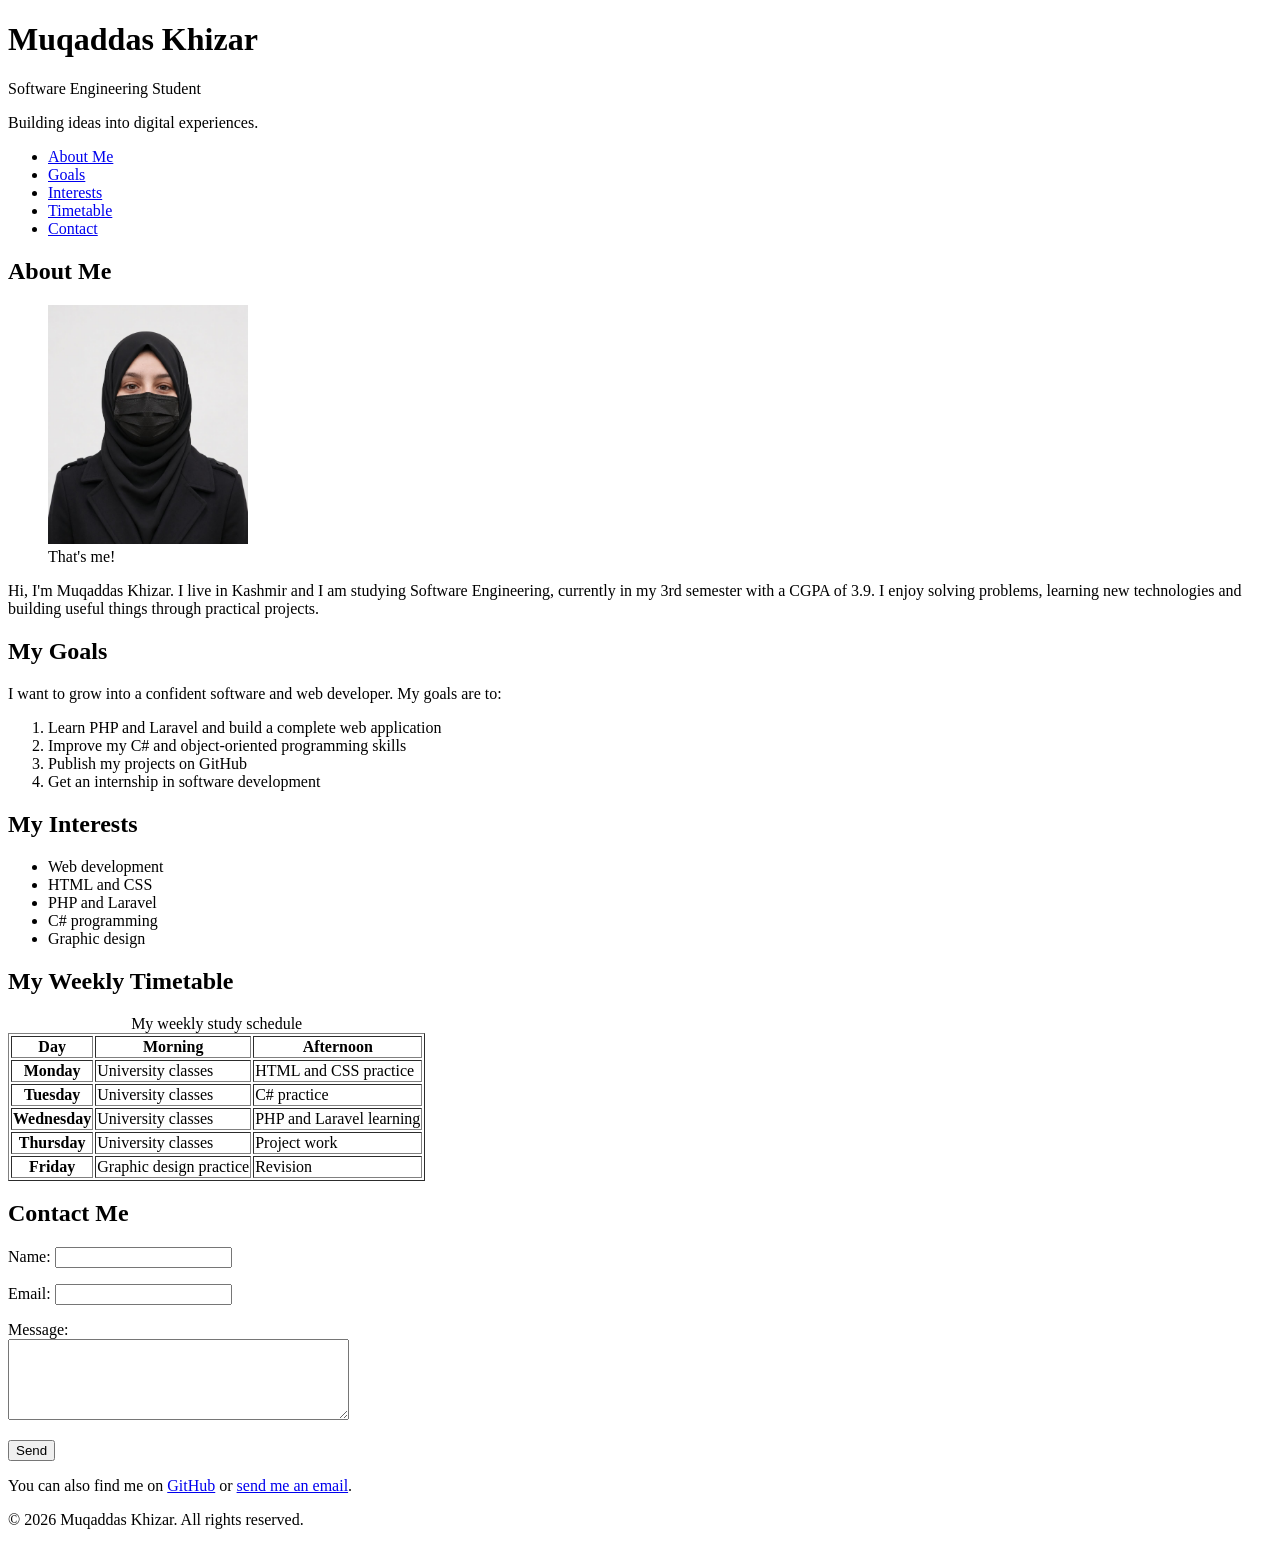
<file: Week 2 Assignment/index.html>
<!DOCTYPE html>
<html lang="en">
<head>
  <meta charset="UTF-8">
  <meta name="viewport" content="width=device-width, initial-scale=1.0">
  <title>Muqaddas Khizar | Personal Profile</title>
</head>
<body>

  <header>
    <h1>Muqaddas Khizar</h1>
    <p>Software Engineering Student</p>
    <p>Building ideas into digital experiences.</p>
  </header>

  <nav>
    <ul>
      <li><a href="#about">About Me</a></li>
      <li><a href="#goals">Goals</a></li>
      <li><a href="#interests">Interests</a></li>
      <li><a href="#timetable">Timetable</a></li>
      <li><a href="#contact">Contact</a></li>
    </ul>
  </nav>

  <main>

    <section id="about">
      <h2>About Me</h2>
      <figure>
        <img src="photo.jpeg" alt="Portrait photo of Muqaddas Khizar, a software engineering student" width="200">
        <figcaption>That's me!</figcaption>
      </figure>
      <p>Hi, I'm Muqaddas Khizar. I live in Kashmir and I am studying Software Engineering, currently in my 3rd semester with a CGPA of 3.9. I enjoy solving problems, learning new technologies and building useful things through practical projects.</p>
    </section>

    <section id="goals">
      <h2>My Goals</h2>
      <p>I want to grow into a confident software and web developer. My goals are to:</p>
      <ol>
        <li>Learn PHP and Laravel and build a complete web application</li>
        <li>Improve my C# and object-oriented programming skills</li>
        <li>Publish my projects on GitHub</li>
        <li>Get an internship in software development</li>
      </ol>
    </section>

    <section id="interests">
      <h2>My Interests</h2>
      <ul>
        <li>Web development</li>
        <li>HTML and CSS</li>
        <li>PHP and Laravel</li>
        <li>C# programming</li>
        <li>Graphic design</li>
      </ul>
    </section>

    <section id="timetable">
      <h2>My Weekly Timetable</h2>
      <table border="1">
        <caption>My weekly study schedule</caption>
        <thead>
          <tr>
            <th >Day</th>
            <th >Morning</th>
            <th >Afternoon</th>
          </tr>
        </thead>
        <tbody>
          <tr>
            <th >Monday</th>
            <td>University classes</td>
            <td>HTML and CSS practice</td>
          </tr>
          <tr>
            <th >Tuesday</th>
            <td>University classes</td>
            <td>C# practice</td>
          </tr>
          <tr>
            <th >Wednesday</th>
            <td>University classes</td>
            <td>PHP and Laravel learning</td>
          </tr>
          <tr>
            <th >Thursday</th>
            <td>University classes</td>
            <td>Project work</td>
          </tr>
          <tr>
            <th >Friday</th>
            <td>Graphic design practice</td>
            <td>Revision</td>
          </tr>
        </tbody>
      </table>
    </section>

    <section id="contact">
      <h2>Contact Me</h2>
      <form >
        <p>
          <label for="name">Name:</label>
          <input type="text" id="name" name="name" required>
        </p>
        <p>
          <label for="email">Email:</label>
          <input type="email" id="email" name="email" required>
        </p>
        <p>
          <label for="message">Message:</label><br>
          <textarea id="message" name="message" rows="5" cols="40" required></textarea>
        </p>
        <p>
          <button type="submit">Send</button>
        </p>
      </form>
      <p>
        You can also find me on
        <a href="https://github.com/muqaddas147">GitHub</a>
        or <a href="mailto:muqaddas7071@gmail.com">send me an email</a>.
      </p>
    </section>

  </main>

  <footer>
    <p>&copy; 2026 Muqaddas Khizar. All rights reserved.</p>
  </footer>

</body>
</html>
</file>
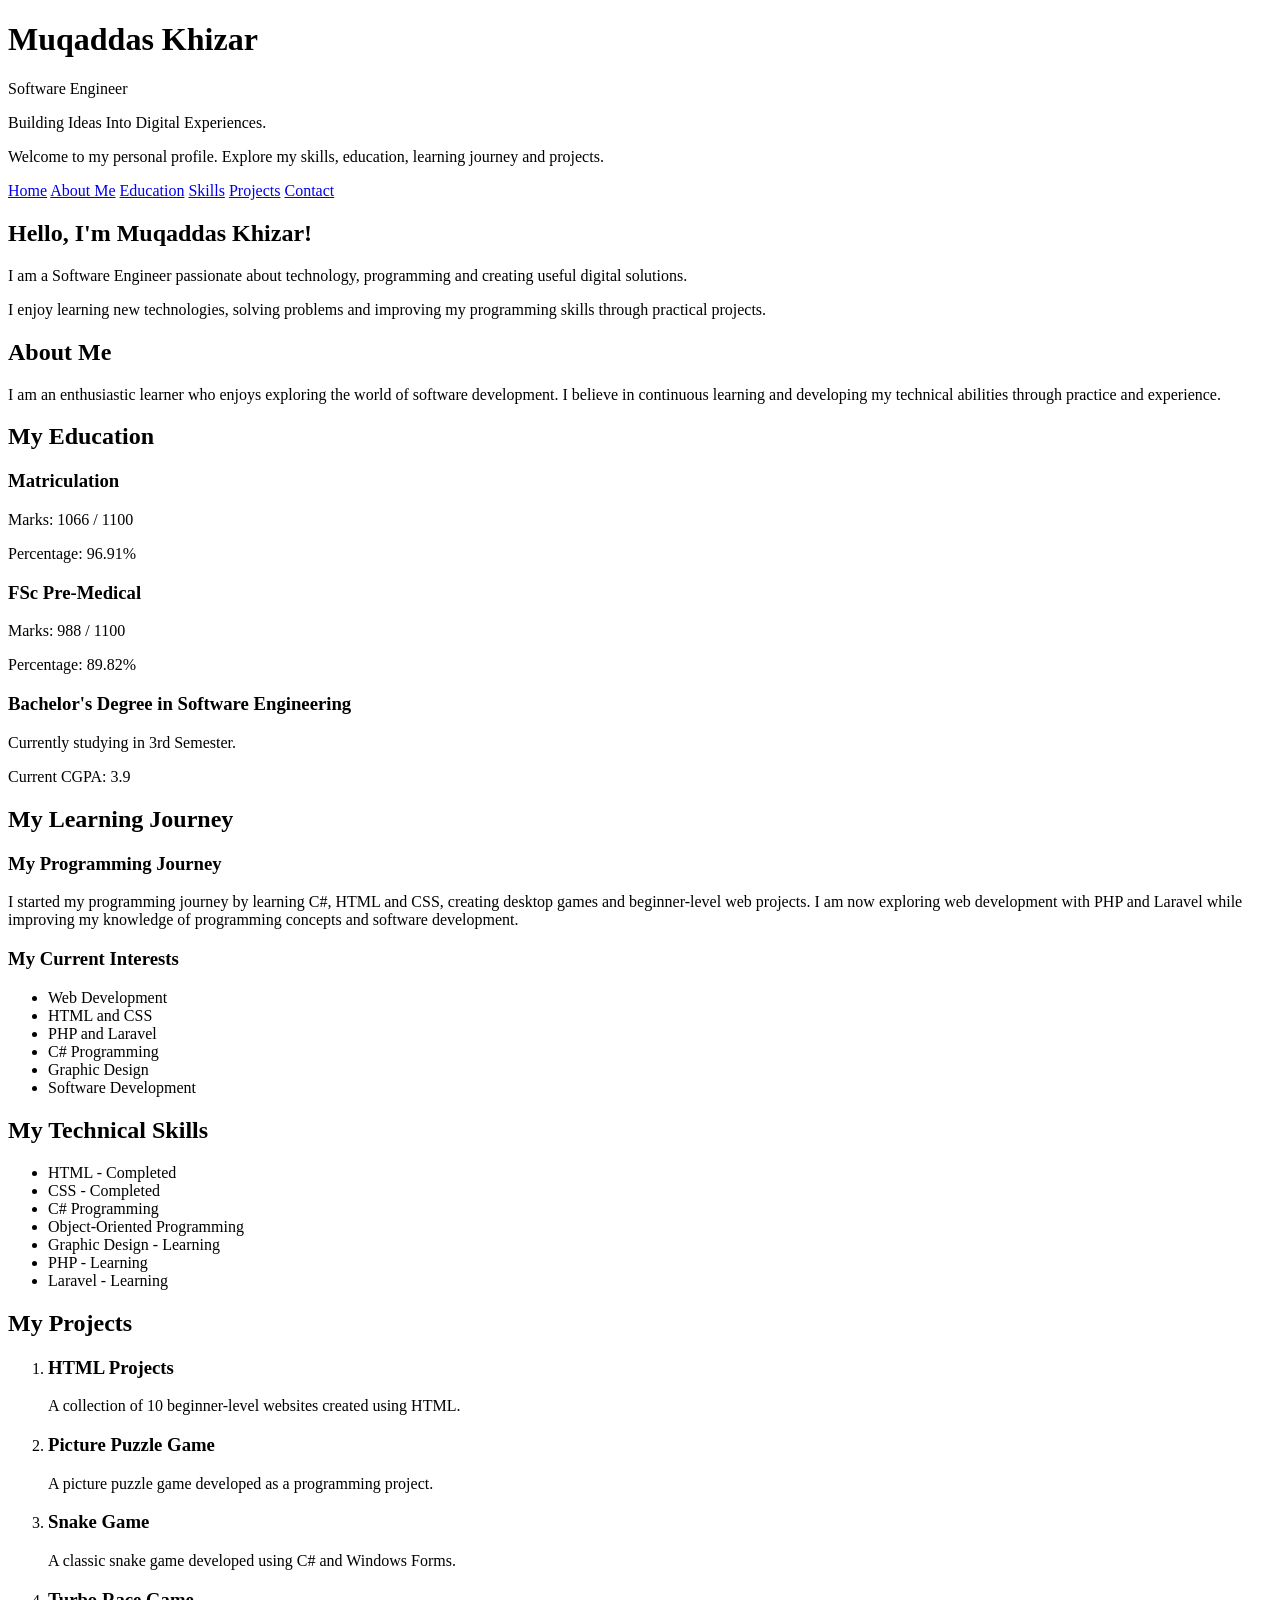
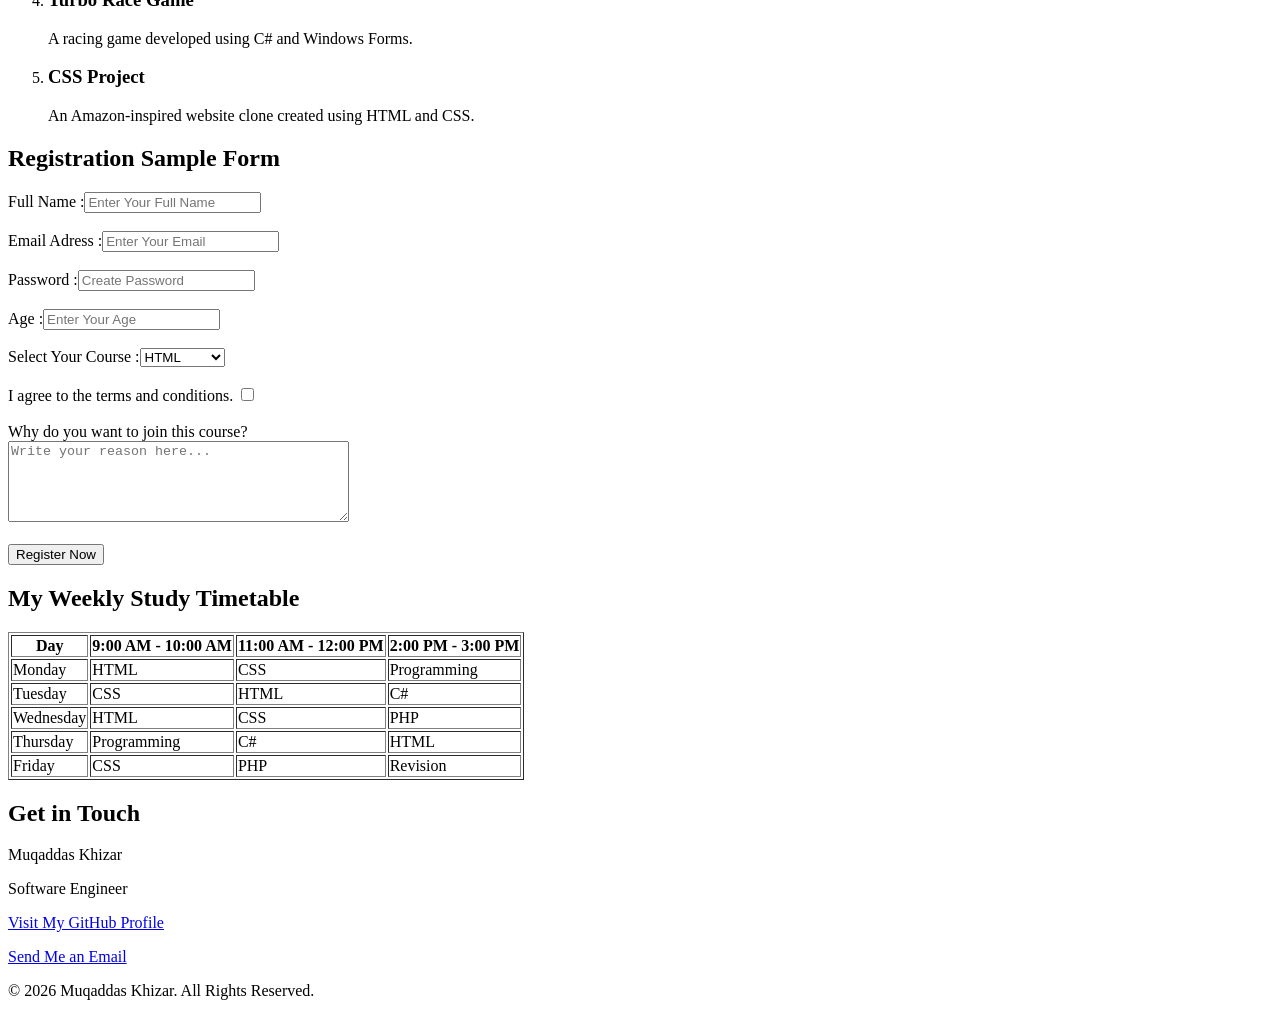
<file: Week 2 Lesson/index.html>
<!DOCTYPE html>
<html lang="en">
<head>
    <meta charset="utf-8">
    <meta name="viewport" content="width=device-width, initial-scale=1">
    <title>Week 2 Lesson Tasks</title>
</head>

<body>

    <!-- HEADER -->
    <header id="home">
        <h1>Muqaddas Khizar</h1>
        <p>Software Engineer</p>
        <p>Building Ideas Into Digital Experiences.</p>
        <p>Welcome to my personal profile. Explore my skills, education, learning journey and projects.</p>
    </header>

    <!-- NAVIGATION -->
    <nav>
        <a href="#home">Home</a>
        <a href="#about">About Me</a>
        <a href="#education">Education</a>
        <a href="#skills">Skills</a>
        <a href="#projects">Projects</a>
        <a href="#contact">Contact</a>
    </nav>

    <!-- MAIN CONTENT -->
    <main>

        <!-- INTRODUCTION -->
        <section id="introduction">
            <h2>Hello, I'm Muqaddas Khizar!</h2>

            <p>
                I am a Software Engineer passionate about technology,
                programming and creating useful digital solutions.
            </p>

            <p>
                I enjoy learning new technologies, solving problems
                and improving my programming skills through practical projects.
            </p>
        </section>

        <!-- ABOUT ME -->
        <section id="about">
            <h2>About Me</h2>

            <p>
                I am an enthusiastic learner who enjoys exploring the
                world of software development. I believe in continuous
                learning and developing my technical abilities through
                practice and experience.
            </p>
        </section>

        <!-- EDUCATION -->
        <section id="education">
            <h2>My Education</h2>

            <article>
                <h3>Matriculation</h3>
                <p>Marks: 1066 / 1100</p>
                <p>Percentage: 96.91%</p>
            </article>

            <article>
                <h3>FSc Pre-Medical</h3>
                <p>Marks: 988 / 1100</p>
                <p>Percentage: 89.82%</p>
            </article>

            <article>
                <h3>Bachelor's Degree in Software Engineering</h3>
                <p>Currently studying in 3rd Semester.</p>
                <p>Current CGPA: 3.9</p>
            </article>
        </section>

        <!-- LEARNING JOURNEY -->
        <section id="learning">
            <h2>My Learning Journey</h2>

            <article>
                <h3>My Programming Journey</h3>

                <p>
                    I started my programming journey by learning C#,
                    HTML and CSS, creating desktop games and beginner-level
                    web projects. I am now exploring web development
                    with PHP and Laravel while improving my knowledge
                    of programming concepts and software development.
                </p>
            </article>

            <article>
                <h3>My Current Interests</h3>

                <ul>
                    <li>Web Development</li>
                    <li>HTML and CSS</li>
                    <li>PHP and Laravel</li>
                    <li>C# Programming</li>
                    <li>Graphic Design</li>
                    <li>Software Development</li>
                </ul>
            </article>
        </section>

        <!-- SKILLS -->
        <section id="skills">
            <h2>My Technical Skills</h2>

            <ul>
                <li>HTML - Completed</li>
                <li>CSS - Completed</li>
                <li>C# Programming</li>
                <li>Object-Oriented Programming</li>
                <li>Graphic Design - Learning</li>
                <li>PHP - Learning</li>
                <li>Laravel - Learning</li>
            </ul>
        </section>

        <!-- PROJECTS -->
        <section id="projects">
            <h2>My Projects</h2>

            <ol>
                <li>
                    <h3>HTML Projects</h3>
                    <p>
                        A collection of 10 beginner-level websites
                        created using HTML.
                    </p>
                </li>

                <li>
                    <h3>Picture Puzzle Game</h3>
                    <p>
                        A picture puzzle game developed as a
                        programming project.
                    </p>
                </li>

                <li>
                    <h3>Snake Game</h3>
                    <p>
                        A classic snake game developed using
                        C# and Windows Forms.
                    </p>
                </li>

                <li>
                    <h3>Turbo Race Game</h3>
                    <p>
                        A racing game developed using
                        C# and Windows Forms.
                    </p>
                </li>

                <li>
                    <h3>CSS Project</h3>
                    <p>
                        An Amazon-inspired website clone
                        created using HTML and CSS.
                    </p>
                </li>
            </ol>
        </section>

        <!--FORM-->
        <h2>Registration Sample Form</h2>
        <form>
            <label>
                Full Name :<input type="text" placeholder="Enter Your Full Name" required>
            </label><br><br>
            <label>
                Email Adress :<input type="email" placeholder="Enter Your Email" required>
            </label><br><br>
            <label>
                Password :<input type="password" placeholder="Create Password" required>
            </label><br><br>
            <label>
                Age :<input type="number" placeholder="Enter Your Age" required>
            </label><br><br>
            <label>
                Select Your Course :<select>
                    <option value="HTML">HTML</option>
                    <option value="CSS">CSS</option>
                    <option value="JavaScript">JavaScript</option>
                    <option value="PHP">PHP</option>
                    <option value="Laravel">Laravel</option>
                </select>
            </label><br><br>
            <label>
                I agree to the terms and conditions.
                <input type="checkbox" required>
            </label><br><br>
            <label for="message">
            Why do you want to join this course?
            </label><br>
            <textarea id="message" name="message" rows="5" cols="40" placeholder="Write your reason here..."></textarea>
            <br><br>

            <button type="submit">Register Now</button>
        </form>

            <!-- Weekly Study Timetable -->
 <section id="timetable">
      <h2>My Weekly Study Timetable</h2>
    <table border="1">

        <thead>
            <tr>
                <th>Day</th>
                <th>9:00 AM - 10:00 AM</th>
                <th>11:00 AM - 12:00 PM</th>
                <th>2:00 PM - 3:00 PM</th>
            </tr>
        </thead>

        <tbody>

            <tr>
                <td>Monday</td>
                <td>HTML</td>
                <td>CSS</td>
                <td>Programming</td>
            </tr>

            <tr>
                <td>Tuesday</td>
                <td>CSS</td>
                <td>HTML</td>
                <td>C#</td>
            </tr>

            <tr>
                <td>Wednesday</td>
                <td>HTML</td>
                <td>CSS</td>
                <td>PHP</td>
            </tr>

            <tr>
                <td>Thursday</td>
                <td>Programming</td>
                <td>C#</td>
                <td>HTML</td>
            </tr>

            <tr>
                <td>Friday</td>
                <td>CSS</td>
                <td>PHP</td>
                <td>Revision</td>
            </tr>

        </tbody>

    </table>

</section>

    </main>

    <!-- FOOTER -->
    <footer id="contact">
        <h2>Get in Touch</h2>

        <p>Muqaddas Khizar</p>
        <p>Software Engineer</p>

        <p>
            <a href="https://github.com/muqaddas147">
                Visit My GitHub Profile
            </a>
        </p>

        <p>
            <a href="mailto:muqaddas7071@gmail.com">
                Send Me an Email
            </a>
        </p>

        <p>
            © 2026 Muqaddas Khizar. All Rights Reserved.
        </p>
    </footer>

</body>
</html>
</file>
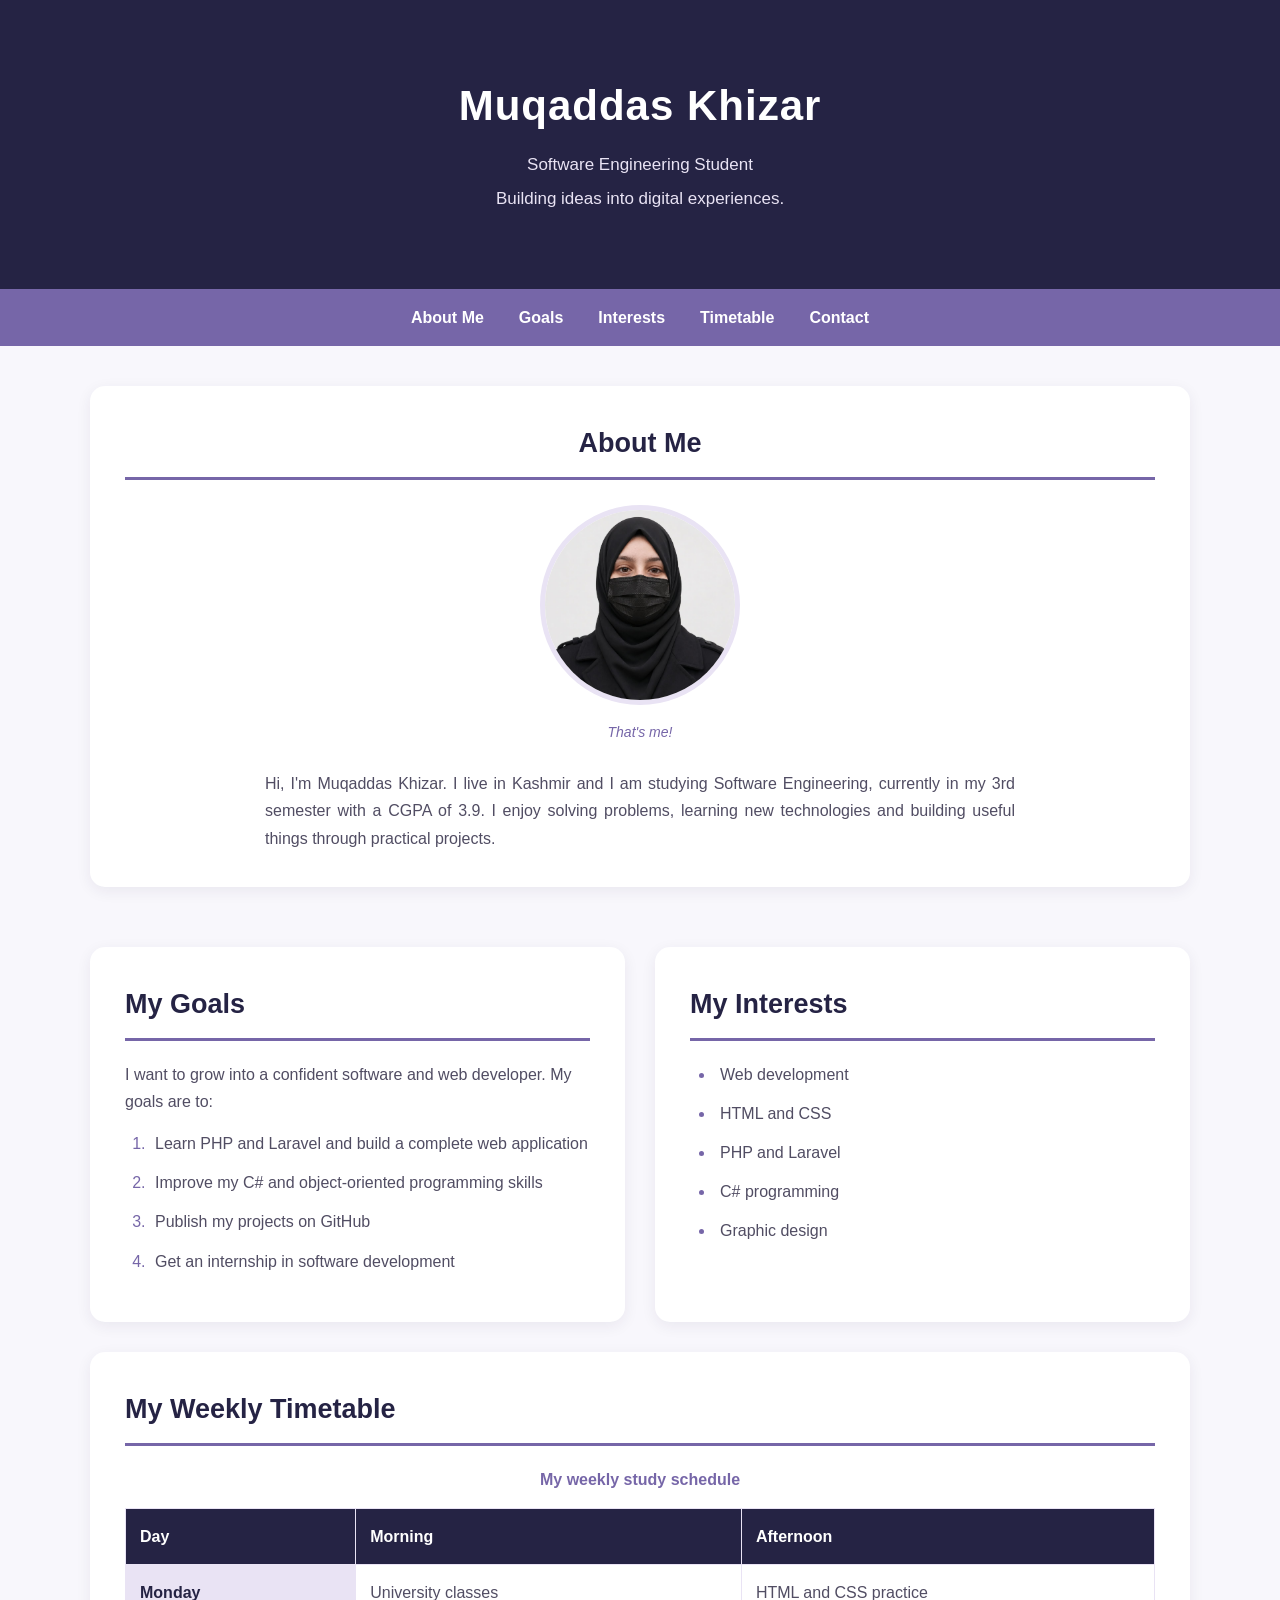
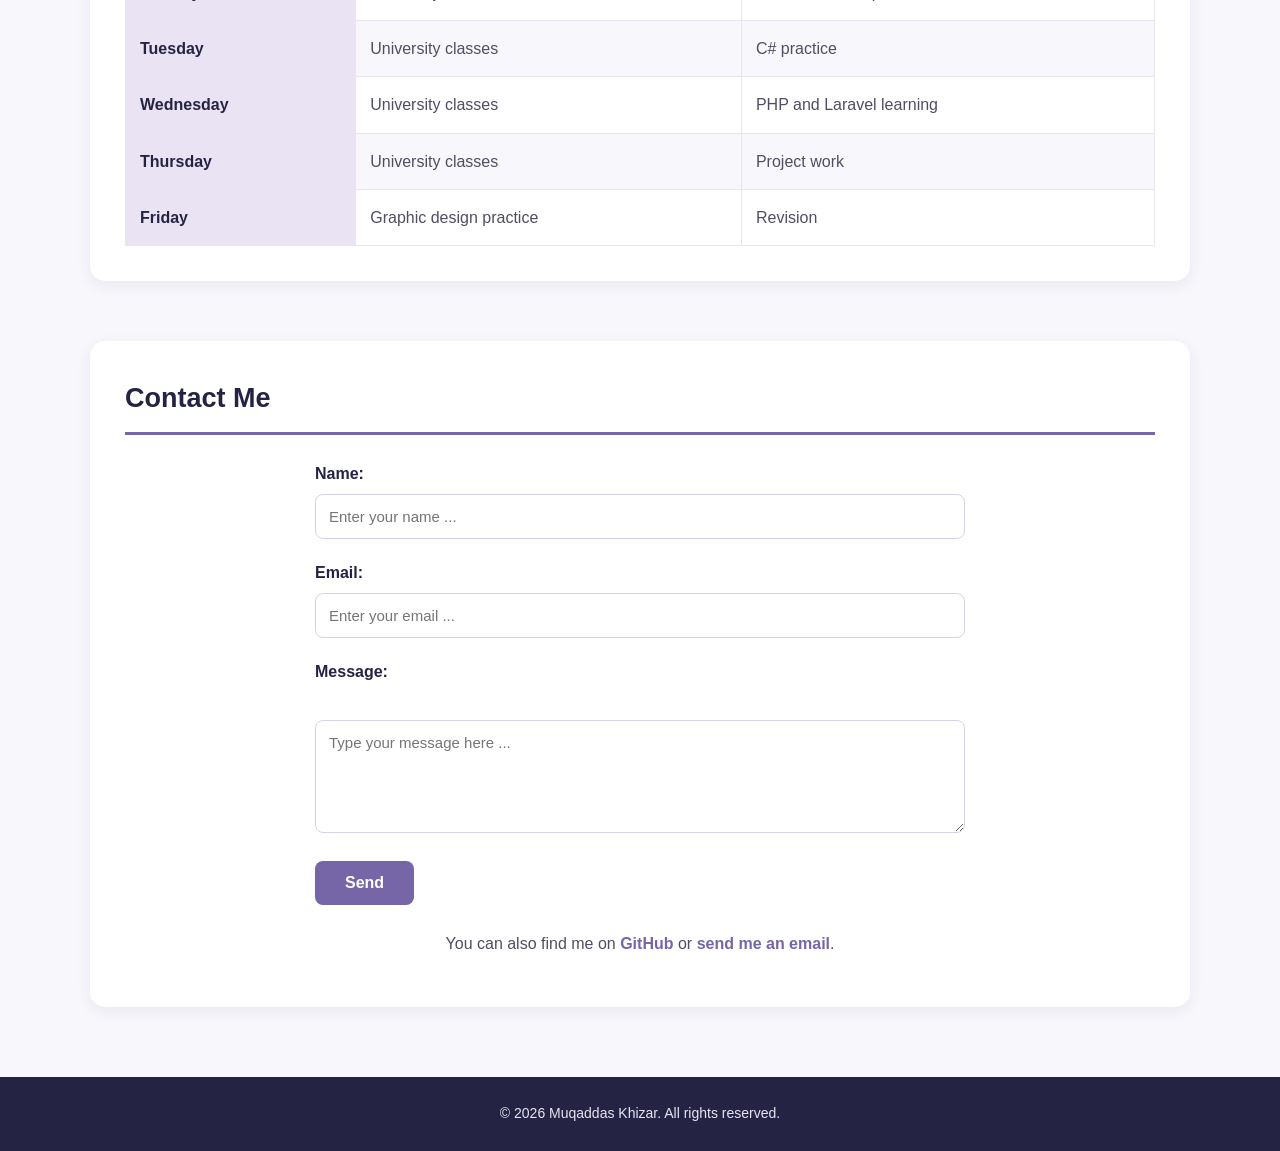
<file: Week 3 Assignment/index.html>
<!DOCTYPE html>
<html lang="en">
<head>
  <meta charset="UTF-8">
  <meta name="viewport" content="width=device-width, initial-scale=1.0">
  <title>Muqaddas Khizar | Personal Profile</title>
  <link rel="stylesheet" href="style.css">
</head>
<body>

  <header>
    <h1>Muqaddas Khizar</h1>
    <p>Software Engineering Student</p>
    <p>Building ideas into digital experiences.</p>
  </header>

  <nav>
    <ul>
      <li><a href="#about">About Me</a></li>
      <li><a href="#goals">Goals</a></li>
      <li><a href="#interests">Interests</a></li>
      <li><a href="#timetable">Timetable</a></li>
      <li><a href="#contact">Contact</a></li>
    </ul>
  </nav>

  <main>

    <section id="about">
      <h2>About Me</h2>
      <figure>
        <img src="photo.jpeg" alt="Portrait photo of Muqaddas Khizar, a software engineering student" width="200">
        <figcaption>That's me!</figcaption>
      </figure>
      <p>Hi, I'm Muqaddas Khizar. I live in Kashmir and I am studying Software Engineering, currently in my 3rd semester with a CGPA of 3.9. I enjoy solving problems, learning new technologies and building useful things through practical projects.</p>
    </section>

    <section id="goals">
      <h2>My Goals</h2>
      <p>I want to grow into a confident software and web developer. My goals are to:</p>
      <ol>
        <li>Learn PHP and Laravel and build a complete web application</li>
        <li>Improve my C# and object-oriented programming skills</li>
        <li>Publish my projects on GitHub</li>
        <li>Get an internship in software development</li>
      </ol>
    </section>

    <section id="interests">
      <h2>My Interests</h2>
      <ul>
        <li>Web development</li>
        <li>HTML and CSS</li>
        <li>PHP and Laravel</li>
        <li>C# programming</li>
        <li>Graphic design</li>
      </ul>
    </section>

    <section id="timetable">
      <h2>My Weekly Timetable</h2>
      <table border="1">
        <caption>My weekly study schedule</caption>
        <thead>
          <tr>
            <th >Day</th>
            <th >Morning</th>
            <th >Afternoon</th>
          </tr>
        </thead>
        <tbody>
          <tr>
            <th >Monday</th>
            <td>University classes</td>
            <td>HTML and CSS practice</td>
          </tr>
          <tr>
            <th >Tuesday</th>
            <td>University classes</td>
            <td>C# practice</td>
          </tr>
          <tr>
            <th >Wednesday</th>
            <td>University classes</td>
            <td>PHP and Laravel learning</td>
          </tr>
          <tr>
            <th >Thursday</th>
            <td>University classes</td>
            <td>Project work</td>
          </tr>
          <tr>
            <th >Friday</th>
            <td>Graphic design practice</td>
            <td>Revision</td>
          </tr>
        </tbody>
      </table>
    </section>

    <section id="contact">
      <h2>Contact Me</h2>
      <form >
        <p>
          <label for="name">Name:</label>
          <input type="text" id="name" name="name" placeholder="Enter your name ..." required>
        </p>
        <p>
          <label for="email">Email:</label>
          <input type="email" id="email" name="email" placeholder="Enter your email ..." required>
        </p>
        <p>
          <label for="message">Message:</label><br>
          <textarea id="message" name="message" rows="5" cols="40" placeholder="Type your message here ..." required></textarea>
        </p>
        <p>
          <button type="submit">Send</button>
        </p>
      </form>
      <p>
        You can also find me on
        <a href="https://github.com/muqaddas147">GitHub</a>
        or <a href="mailto:muqaddas7071@gmail.com">send me an email</a>.
      </p>
    </section>

  </main>

  <footer>
    <p>&copy; 2026 Muqaddas Khizar. All rights reserved.</p>
  </footer>

</body>
</html>
</file>
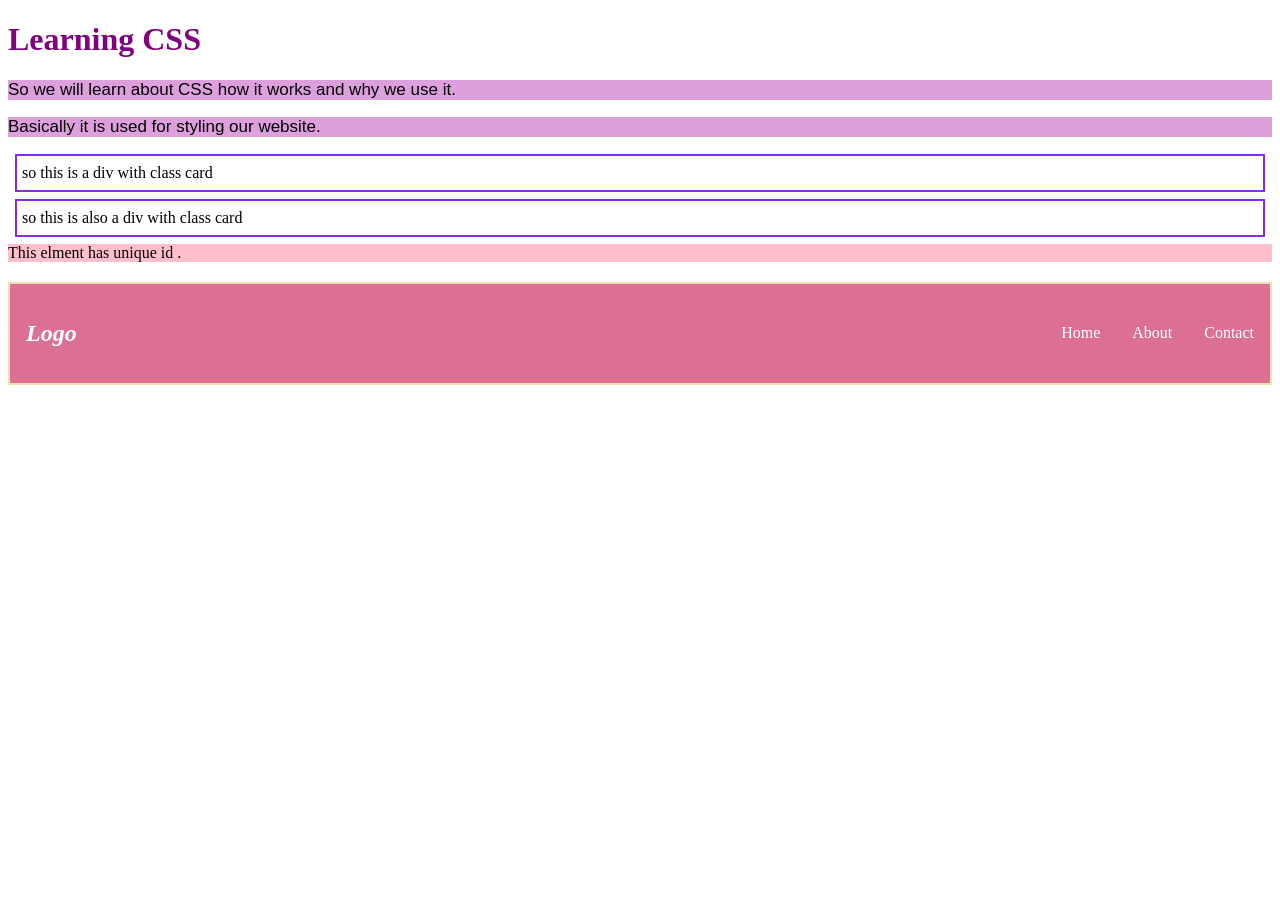
<file: Week 3 Lesson/index.html>
<!DOCTYPE html>
<html lang="en">
<head>
    <meta charset="UTF-8">
    <meta name="viewport" content="width=device-width, initial-scale=1.0">
    <title>Week 2 Lesson Tasks</title>
    <link rel="stylesheet" href="style.css">
</head>
<body>
    <!-------Task-1------->
     <h1>Learning CSS</h1>
     <p>So we will learn about CSS how it works and why we use it. </p>
     <p>Basically it is used for styling our website.</p>

     <div class="card"> so this is a div with class card</div>
     <div class="card"> so this is also a div with class card</div>

     <section id="unique"> This elment has unique id .</section>

     <!-------Task-2...FLEXBOX------->

     <nav class="nav-bar">
        <div class="logo">
            <h2>Logo</h2>
        </div>
            <ul class="nav-links">
                <li><a href="#">Home</a></li>
                <li><a href="#">About</a></li>
                <li><a href="#">Contact</a></li>
            </ul>
     </nav>
</body>
</html>
</file>
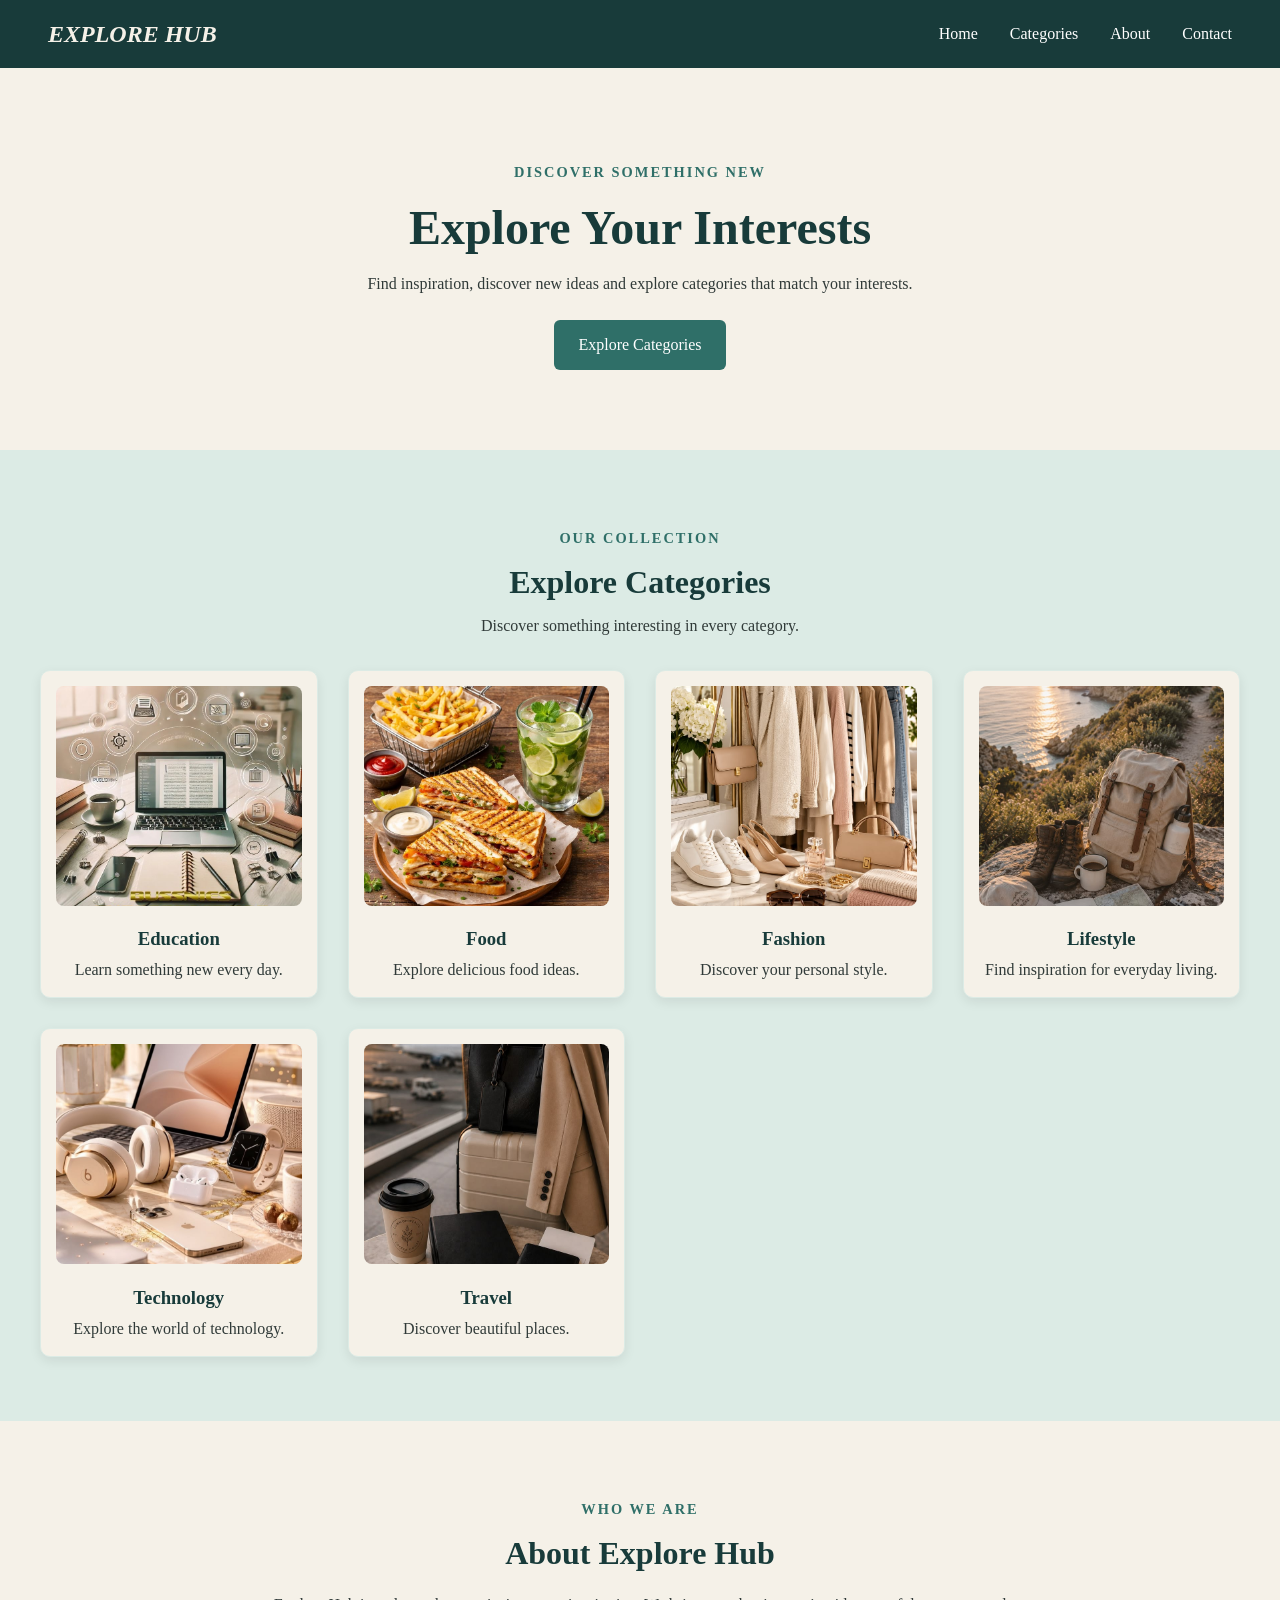
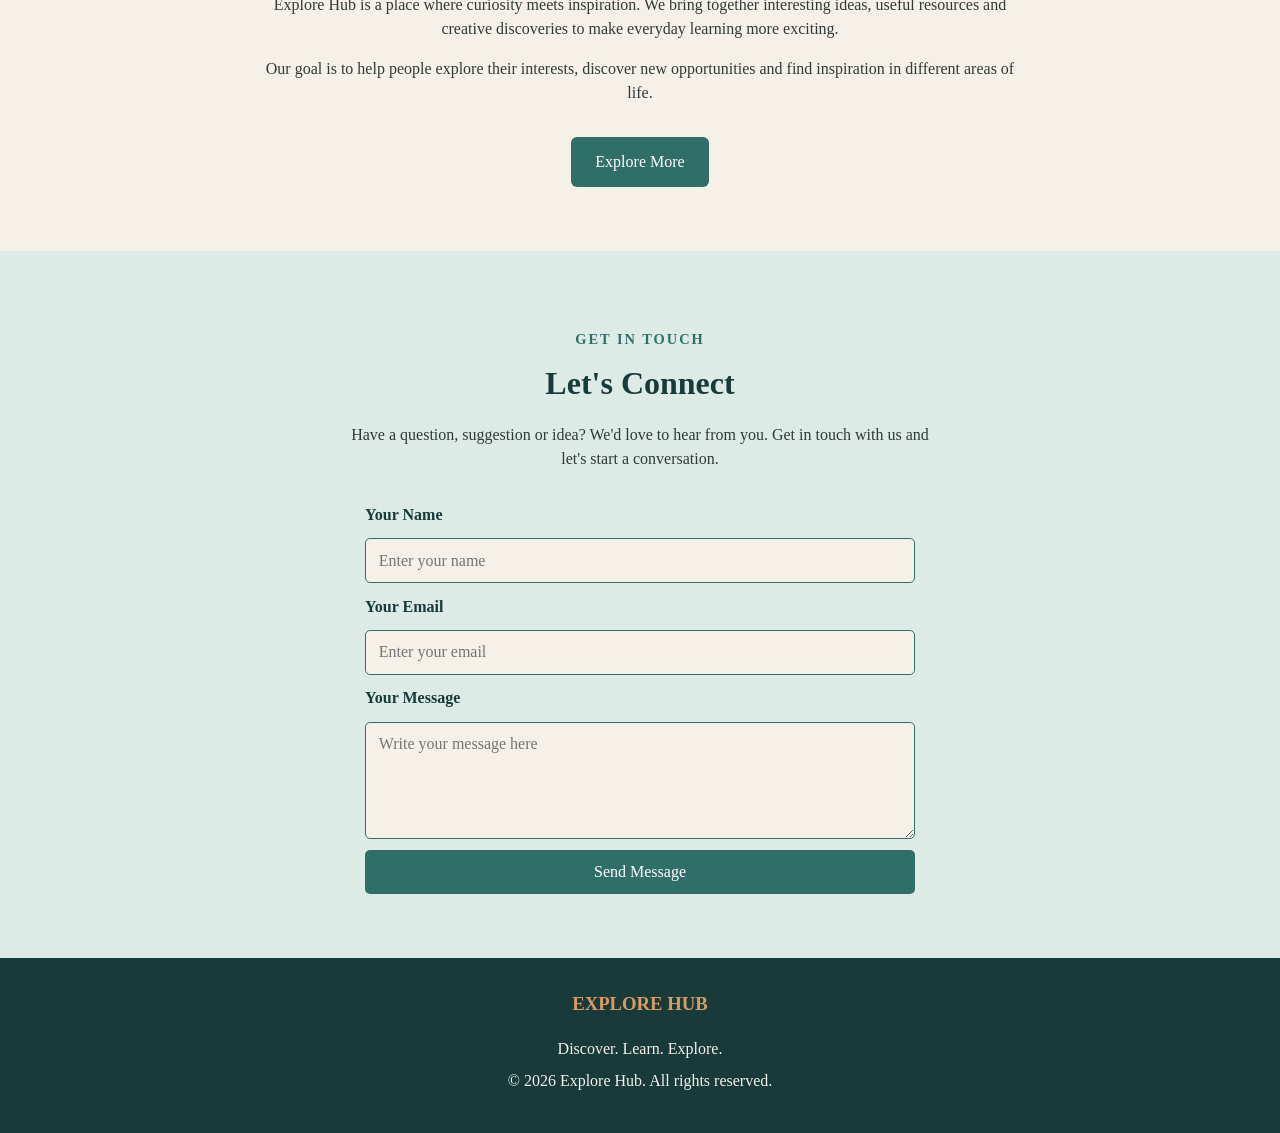
<file: Week 3 Lesson/grid.html>
<!DOCTYPE html>
<html lang="en">
<head>
    <meta charset="UTF-8">
    <meta name="viewport" content="width=device-width, initial-scale=1.0">
    <title>Explore Hub</title>
    <link rel="stylesheet" href="gstyle.css">
</head>

<body>

    <!-- HEADER & NAVIGATION -->
    <header>
        <nav class="nav-bar" id="home">

            <div class="logo">
                <h2>EXPLORE HUB</h2>
            </div>

            <ul class="nav-links">
                <li><a href="#home">Home</a></li>
                <li><a href="#categories">Categories</a></li>
                <li><a href="#about">About</a></li>
                <li><a href="#contact">Contact</a></li>
            </ul>

        </nav>
    </header>

    <main>

        <!-- HERO SECTION -->
        <section class="hero">

            <p class="section-label">DISCOVER SOMETHING NEW</p>

            <h1>Explore Your Interests</h1>

            <p class="hero-description">
                Find inspiration, discover new ideas and explore
                categories that match your interests.
            </p>

            <a href="#categories" class="hero-button">
                Explore Categories
            </a>

        </section>


        <!-- CATEGORIES SECTION -->
        <section class="categories" id="categories">

            <p class="section-label">OUR COLLECTION</p>

            <h2>Explore Categories</h2>

            <p class="section-description">
                Discover something interesting in every category.
            </p>


            <div class="grid-container">

                <!-- CARD 1 -->
                <div class="category-card">
                    <img src="education.jpg"
                         alt="Study setup with laptop, notebook and pencil">

                    <h3>Education</h3>

                    <p>Learn something new every day.</p>
                </div>


                <!-- CARD 2 -->
                <div class="category-card">
                    <img src="food.jpg"
                         alt="Sandwich, fries, ketchup and fresh juice">

                    <h3>Food</h3>

                    <p>Explore delicious food ideas.</p>
                </div>


                <!-- CARD 3 -->
                <div class="category-card">
                    <img src="fashion.jpg"
                         alt="Clothes, shoes, sunglasses and handbag">

                    <h3>Fashion</h3>

                    <p>Discover your personal style.</p>
                </div>


                <!-- CARD 4 -->
                <div class="category-card">
                    <img src="lifestyle.jpg"
                         alt="Travel bag and journal overlooking a sunset">

                    <h3>Lifestyle</h3>

                    <p>Find inspiration for everyday living.</p>
                </div>


                <!-- CARD 5 -->
                <div class="category-card">
                    <img src="technology.jpg"
                         alt="Laptop, headphones, smartwatch and smartphone">

                    <h3>Technology</h3>

                    <p>Explore the world of technology.</p>
                </div>


                <!-- CARD 6 -->
                <div class="category-card">
                    <img src="travel.jpg"
                         alt="Suitcase, handbag and sunglasses at an airport">

                    <h3>Travel</h3>

                    <p>Discover beautiful places.</p>
                </div>

            </div>

        </section>


        <!-- ABOUT SECTION -->
        <section class="about" id="about">

            <p class="section-label">WHO WE ARE</p>

            <h2>About Explore Hub</h2>

            <p>
                Explore Hub is a place where curiosity meets inspiration.
                We bring together interesting ideas, useful resources
                and creative discoveries to make everyday learning
                more exciting.
            </p>

            <p>
                Our goal is to help people explore their interests,
                discover new opportunities and find inspiration
                in different areas of life.
            </p>

            <a href="#categories" class="about-button">
                Explore More
            </a>

        </section>


        <!-- CONTACT SECTION -->
        <section class="contact" id="contact">

            <p class="section-label">GET IN TOUCH</p>

            <h2>Let's Connect</h2>

            <p class="section-description">
                Have a question, suggestion or idea?
                We'd love to hear from you.
                Get in touch with us and let's start a conversation.
            </p>


            <form class="contact-form">

                <label for="name">Your Name</label>

                <input
                    type="text"
                    id="name"
                    name="name"
                    placeholder="Enter your name"
                    required
                >


                <label for="email">Your Email</label>

                <input
                    type="email"
                    id="email"
                    name="email"
                    placeholder="Enter your email"
                    required
                >


                <label for="message">Your Message</label>

                <textarea
                    id="message"
                    name="message"
                    placeholder="Write your message here"
                    rows="5"
                    required
                ></textarea>


                <button type="submit">Send Message</button>

            </form>

        </section>

    </main>


    <!-- FOOTER -->
    <footer>

        <h3>EXPLORE HUB</h3>

        <p>Discover. Learn. Explore.</p>

        <p>© 2026 Explore Hub. All rights reserved.</p>

    </footer>

</body>
</html>
</file>
<file: Week 3 Assignment/style.css>
/* GENERAL STYLING */

* {
    margin: 0;
    padding: 0;
    box-sizing: border-box;
}

html {
    scroll-behavior: smooth;
}

body {
    font-family: Arial, sans-serif;
    background-color: #F8F7FC;
    color: #514D63;
    line-height: 1.7;
}

/* HEADER */

header {
    background-color: #252344;
    color: white;
    text-align: center;
    padding: 70px 20px;
}

header h1 {
    font-size: 42px;
    margin-bottom: 10px;
    letter-spacing: 1px;
}

header p {
    font-size: 17px;
    color: #E9E3F4;
    margin-bottom: 5px;
}

/* NAVIGATION BAR*/

nav {
    background-color: #7666A8;
    padding: 15px 20px;
}

nav ul {
    display: flex;
    justify-content: center;
    align-items: center;
    gap: 35px;
    list-style: none;
    flex-wrap: wrap;
}

nav ul li a {
    text-decoration: none;
    color: #FFFFFF;
    font-size: 16px;
    font-weight: bold;
    transition: 0.3s;
}

nav ul li a:hover {
    color: #E9E3F4;
}

/* MAIN */

main {
    max-width: 1100px;
    width: 90%;
    margin: 40px auto;
}

section {
    background-color: #FFFFFF;
    padding: 35px;
    margin-bottom: 30px;
    border-radius: 15px;
    box-shadow: 0 4px 15px rgba(37, 35, 68, 0.07);
}

section h2 {
    color: #252344;
    font-size: 27px;
    margin-bottom: 20px;
    border-bottom: 3px solid #7666A8;
    padding-bottom: 10px;
}

section p {
    margin-bottom: 15px;
}

/* ABOUT ME */

#about {
    text-align: center;
}

#about figure {
    margin: 25px auto;
}

#about img {
    width: 200px;
    height: 200px;
    object-fit: cover;
    border-radius: 50%;
    border: 5px solid #E9E3F4;
}

#about figcaption {
    color: #7666A8;
    font-size: 14px;
    margin-top: 8px;
    font-style: italic;
}

#about p {
    max-width: 750px;
    margin: 20px auto 0;
    text-align: justify;
}

/*GOALS AND INTERESTS - GRID */

main {
    display: grid;
    grid-template-columns: repeat(2, minmax(0, 1fr));
    gap: 30px;
}

#about,
#timetable,
#contact {
    grid-column: 1 / -1;
}

#goals,
#interests {
    margin-bottom: 0;
}

#goals ol,
#interests ul {
    padding-left: 25px;
}

#goals li,
#interests li {
    margin-bottom: 12px;
    padding-left: 5px;
}

#goals li::marker,
#interests li::marker {
    color: #7666A8;
}

/* TIMETABLE */

#timetable {
    overflow-x: auto;
}

#timetable table {
    width: 100%;
    border-collapse: collapse;
    margin-top: 20px;
    text-align: left;
}

#timetable caption {
    color: #7666A8;
    font-weight: bold;
    margin-bottom: 15px;
}

#timetable th,
#timetable td {
    border: 1px solid #E9E3F4;
    padding: 14px;
}

#timetable thead {
    background-color: #252344;
    color: #FFFFFF;
}

#timetable tbody th {
    background-color: #E9E3F4;
    color: #252344;
}

#timetable tbody tr:nth-child(even) {
    background-color: #F8F7FC;
}

#timetable tbody tr:hover {
    background-color: #E9E3F4;
}

/* CONTACT FORM */

#contact form {
    max-width: 650px;
    margin: 25px auto;
}

#contact form p {
    margin-bottom: 20px;
}

#contact label {
    display: block;
    font-weight: bold;
    color: #252344;
    margin-bottom: 7px;
}

#contact input,
#contact textarea {
    width: 100%;
    padding: 13px;
    border: 1px solid #D8D2E6;
    border-radius: 8px;
    font-family: Arial, sans-serif;
    font-size: 15px;
    outline: none;
}

#contact input:focus,
#contact textarea:focus {
    border-color: #7666A8;
    box-shadow: 0 0 5px rgba(118, 102, 168, 0.25);
}

#contact textarea {
    resize: vertical;
}

#contact button {
    background-color: #7666A8;
    color: #FFFFFF;
    padding: 13px 30px;
    border: none;
    border-radius: 8px;
    font-size: 16px;
    font-weight: bold;
    cursor: pointer;
    transition: 0.3s;
}

#contact button:hover {
    background-color: #252344;
}

#contact > p:last-child {
    text-align: center;
}

#contact > p:last-child a {
    color: #7666A8;
    font-weight: bold;
    text-decoration: none;
}

#contact > p:last-child a:hover {
    text-decoration: underline;
}

/* FOOTER */

footer {
    background-color: #252344;
    color: #E9E3F4;
    text-align: center;
    padding: 25px 15px;
    margin-top: 40px;
}

footer p {
    font-size: 14px;
}

/* .............RESPONSIVE DESIGN .................*/

/* TABLETS AND SMALLER SCREENS */

@media screen and (max-width: 768px) {

    header {
        padding: 50px 15px;
    }

    header h1 {
        font-size: 32px;
    }

    nav ul {
        gap: 18px;
    }

    main {
        width: 92%;
        grid-template-columns: 1fr;
        gap: 20px;
    }

    #about,
    #timetable,
    #contact {
        grid-column: auto;
    }

    section {
        padding: 25px;
    }

    section h2 {
        font-size: 23px;
    }

    #timetable th,
    #timetable td {
        padding: 10px;
        font-size: 14px;
    }
}

/* MOBILE PHONES */

@media screen and (max-width: 480px) {

    header {
        padding: 40px 15px;
    }

    header h1 {
        font-size: 27px;
    }

    header p {
        font-size: 14px;
    }

    nav {
        padding: 15px 10px;
    }

    nav ul {
        gap: 12px 18px;
    }

    nav ul li a {
        font-size: 14px;
    }

    main {
        width: 94%;
        margin: 20px auto;
    }

    section {
        padding: 20px 16px;
        margin-bottom: 20px;
    }

    section h2 {
        font-size: 21px;
    }

    #about img {
        width: 160px;
        height: 160px;
    }

    #about p {
        text-align: left;
    }

    #timetable th,
    #timetable td {
        padding: 8px;
        font-size: 12px;
    }

    #contact button {
        width: 100%;
    }

    footer {
        padding: 20px 10px;
    }
}
</file>
<file: Week 3 Lesson/style.css>
*{
    box-sizing: border-box;
    font-family:'Times New Roman', Times, serif;
}
h1{
    color: purple;
}
 p{
    background-color: plum;
    font-size: 17px;
    font-family: sans-serif;
 }
 .card{
    padding: 5px;
    margin: 7px;
    border: 2px solid blueviolet;
    font-size: 16px;
    line-height: 1.5;
 }
 #unique{
    background-color: pink;
 }

 .nav-bar{
    margin-top: 20px;
    padding: 1rem;
    display: flex;
    justify-content: space-between;
    align-items: center;
    background-color: palevioletred;
    color: white;
    flex-wrap: wrap;
    border: 2px solid wheat;
 }
  .nav-links {
    display: flex;
    gap: 2rem;
    
 }
 .nav-links a{
    
    text-decoration: none;
    color: white;
 }
 .logo{
    font-style: italic;
    font-family:'Franklin Gothic Medium', 'Arial Narrow', Arial, sans-serif;
 }
 ul{
    list-style: none;
 }
</file>
<file: Week 3 Lesson/gstyle.css>
/* ==============================
   1. GLOBAL STYLING
============================== */

* {
    box-sizing: border-box;
    font-family: 'Times New Roman', Times, serif;
}

body {
    margin: 0;
    background-color: #F5F1E8;
    color: #303A38;
    line-height: 1.5;
}


/* ==============================
   2. NAVIGATION BAR
============================== */

.nav-bar {
    display: flex;
    justify-content: space-between;
    align-items: center;
    flex-wrap: wrap;

    background-color: #183B3A;
    color: white;

    padding: 1rem 3rem;
}

.logo {
    font-style: italic;
}

.logo h2 {
    margin: 0;
    color: #F5F1E8;
}

.nav-links {
    display: flex;
    align-items: center;
    gap: 2rem;

    list-style: none;
    padding: 0;
    margin: 0;
}

.nav-links a {
    text-decoration: none;
    color: white;
    transition: color 0.3s ease;
}

.nav-links a:hover {
    color: #D99B65;
}


/* ==============================
   3. HERO SECTION
============================== */

.hero {
    background-color: #F5F1E8;
    text-align: center;
    padding: 5rem 1.5rem;
}

.section-label {
    color: #2F6F68;
    font-size: 0.9rem;
    font-weight: bold;
    letter-spacing: 2px;
    margin-bottom: 0.5rem;
}

.hero h1 {
    color: #183B3A;
    font-size: 3rem;
    margin: 0.5rem 0;
}

.hero-description {
    max-width: 550px;
    margin: 0 auto 1.5rem;
}

.hero-button,
.about-button {
    display: inline-block;
    background-color: #2F6F68;
    color: white;

    text-decoration: none;
    padding: 0.8rem 1.5rem;
    border-radius: 6px;

    transition: background-color 0.3s ease;
}

.hero-button:hover,
.about-button:hover {
    background-color: #183B3A;
}


/* ==============================
   4. CATEGORIES SECTION
============================== */

.categories {
    text-align: center;
    padding: 4rem 2rem;
    background-color: #DCEBE5;
}

.categories h2 {
    color: #183B3A;
    font-size: 2rem;
    margin: 0.5rem 0;
}

.section-description {
    max-width: 600px;
    margin: 0 auto 2rem;
}


/* ==============================
   5. CSS GRID CONTAINER
============================== */

.grid-container {
    display: grid;

    grid-template-columns:
        repeat(auto-fit, minmax(220px, 1fr));

    gap: 30px;

    width: 100%;
    max-width: 1200px;

    margin: 0 auto;
}


/* ==============================
   6. CATEGORY CARDS
============================== */

.category-card {
    background-color: #F5F1E8;

    border: 1px solid #DCEBE5;
    border-radius: 10px;

    padding: 15px;

    box-shadow: 0 4px 12px rgba(0, 0, 0, 0.08);

    transition: transform 0.3s ease,
                box-shadow 0.3s ease;
}

.category-card:hover {
    transform: translateY(-5px);
    box-shadow: 0 8px 18px rgba(0, 0, 0, 0.12);
}

.category-card img {
    width: 100%;
    height: 220px;

    object-fit: cover;

    border-radius: 8px;
}

.category-card h3 {
    color: #183B3A;
    margin: 0.8rem 0 0.3rem;
}

.category-card p {
    color: #303A38;
    margin: 0;
}


/* ==============================
   7. ABOUT SECTION
============================== */

.about {
    background-color: #F5F1E8;

    text-align: center;
    padding: 4rem 2rem;
}

.about h2 {
    color: #183B3A;
    font-size: 2rem;
    margin: 0.5rem 0 1rem;
}

.about p:not(.section-label) {
    max-width: 750px;
    margin: 0 auto 1rem;
}

.about-button {
    margin-top: 1rem;
}


/* ==============================
   8. CONTACT SECTION
============================== */

.contact {
    background-color: #DCEBE5;

    text-align: center;
    padding: 4rem 2rem;
}

.contact h2 {
    color: #183B3A;
    font-size: 2rem;
    margin: 0.5rem 0 1rem;
}

.contact-form {
    display: flex;
    flex-direction: column;
    gap: 0.7rem;

    max-width: 550px;
    margin: 2rem auto 0;

    text-align: left;
}

.contact-form label {
    color: #183B3A;
    font-weight: bold;
}

.contact-form input,
.contact-form textarea {
    width: 100%;

    padding: 0.8rem;

    border: 1px solid #2F6F68;
    border-radius: 5px;

    background-color: #F5F1E8;
    color: #303A38;

    font-size: 1rem;
}

.contact-form textarea {
    resize: vertical;
}

.contact-form button {
    background-color: #2F6F68;
    color: white;

    padding: 0.8rem;
    border: none;
    border-radius: 5px;

    font-size: 1rem;
    cursor: pointer;

    transition: background-color 0.3s ease;
}

.contact-form button:hover {
    background-color: #183B3A;
}


/* ==============================
   9. FOOTER
============================== */

footer {
    background-color: #183B3A;
    color: #F5F1E8;

    text-align: center;
    padding: 2rem 1rem;
}

footer h3 {
    color: #D99B65;
    margin-top: 0;
}

footer p {
    margin: 0.5rem 0;
}


/* ==============================
   10. RESPONSIVE DESIGN
============================== */

/* Mobile screens */

@media (max-width: 600px) {

    .nav-bar {
        flex-direction: column;
        gap: 1rem;
        padding: 1rem;
    }

    .nav-links {
        flex-wrap: wrap;
        justify-content: center;
        gap: 1rem;
    }

    .hero {
        padding: 3rem 1rem;
    }

    .hero h1 {
        font-size: 2rem;
    }

    .categories,
    .about,
    .contact {
        padding: 3rem 1rem;
    }

    .grid-container {
        gap: 15px;
    }

}


/* Tablet and larger screens */

@media (min-width: 768px) {

    .hero {
        padding: 5rem 2rem;
    }

    .hero h1 {
        font-size: 3rem;
    }

}
</file>
